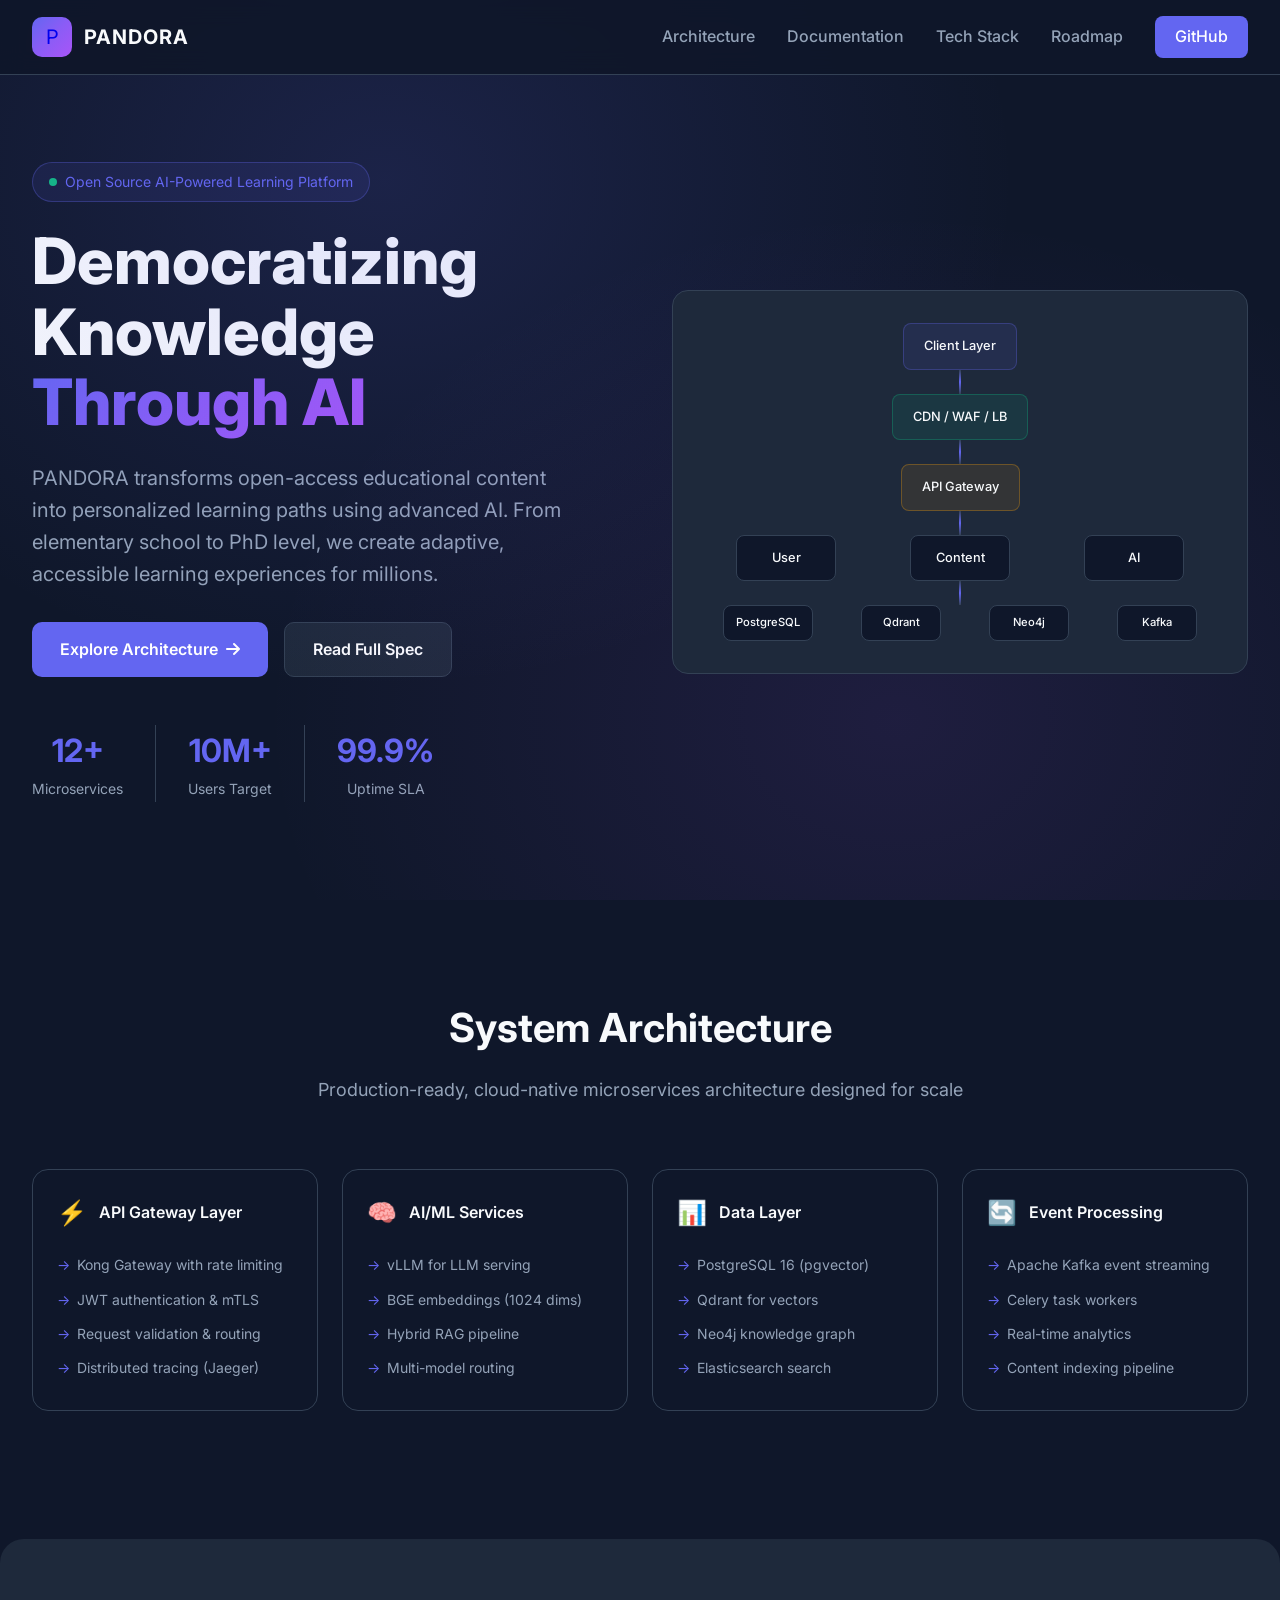
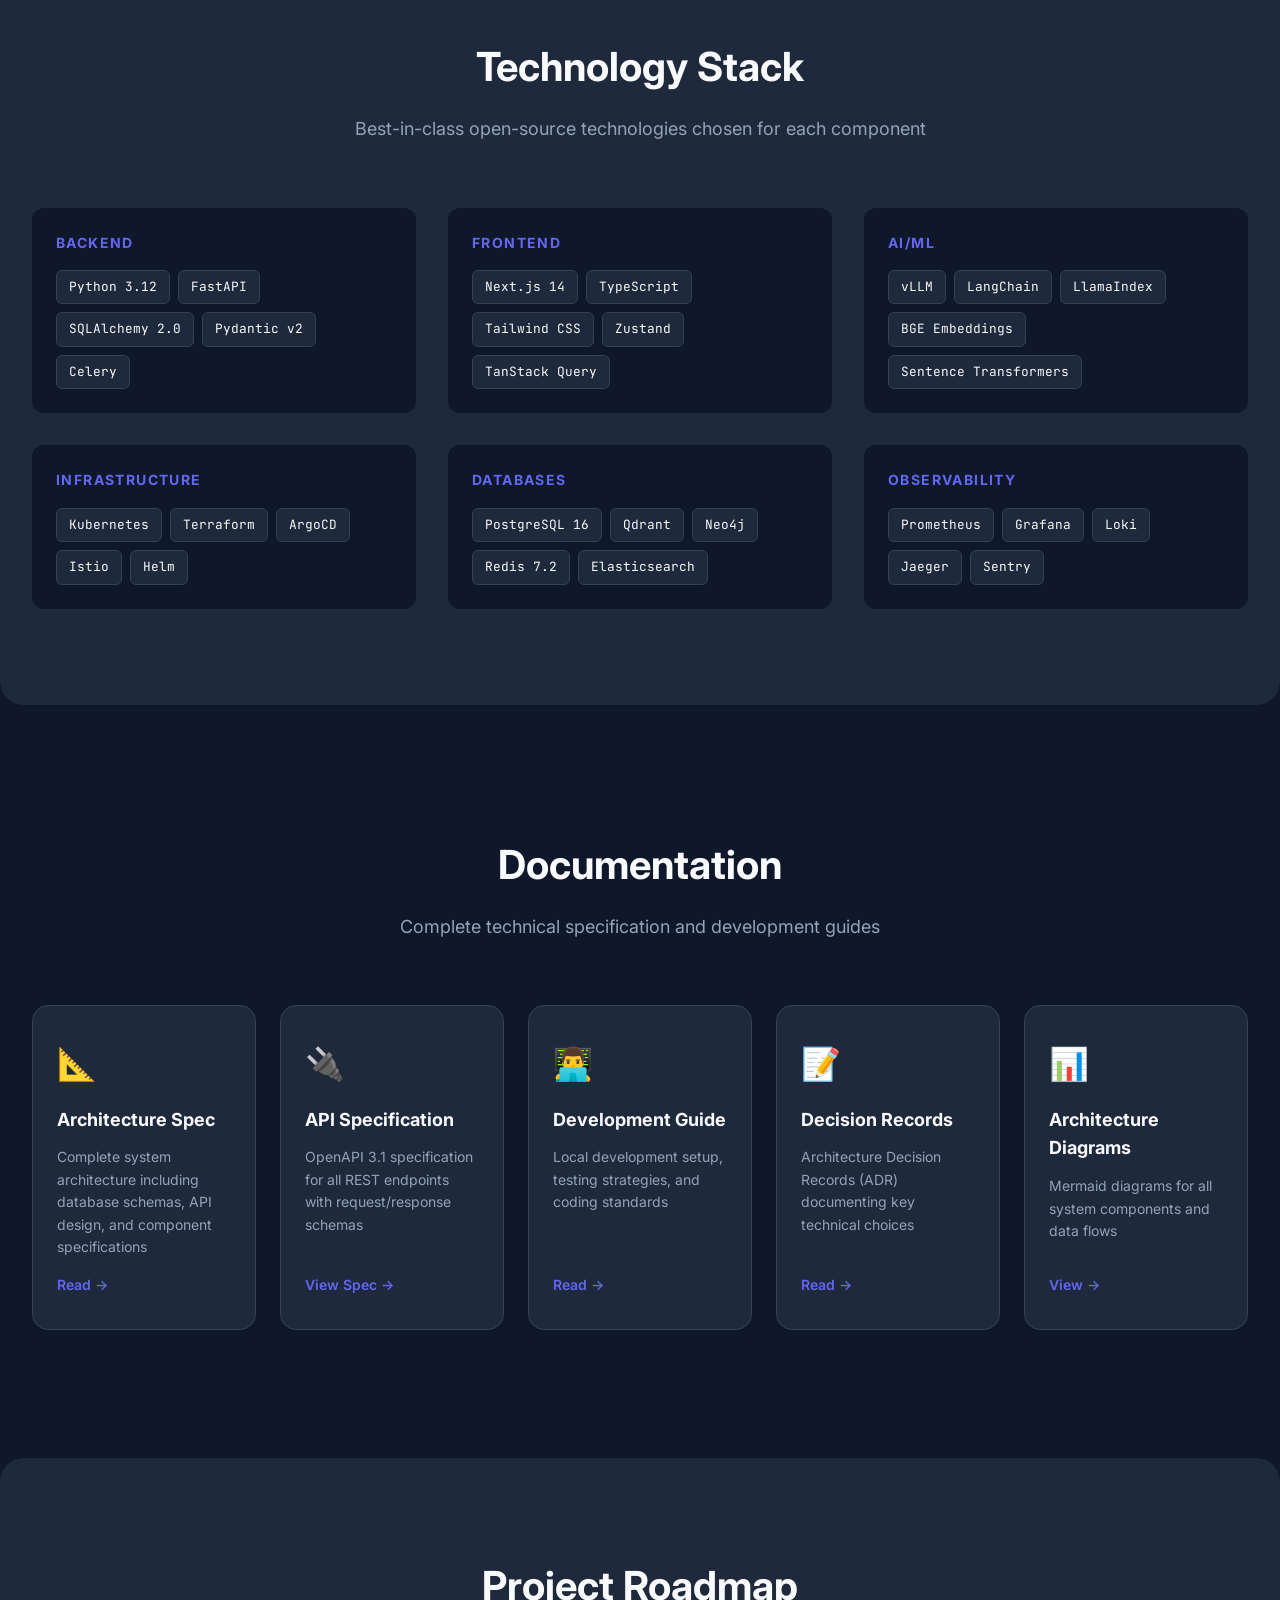
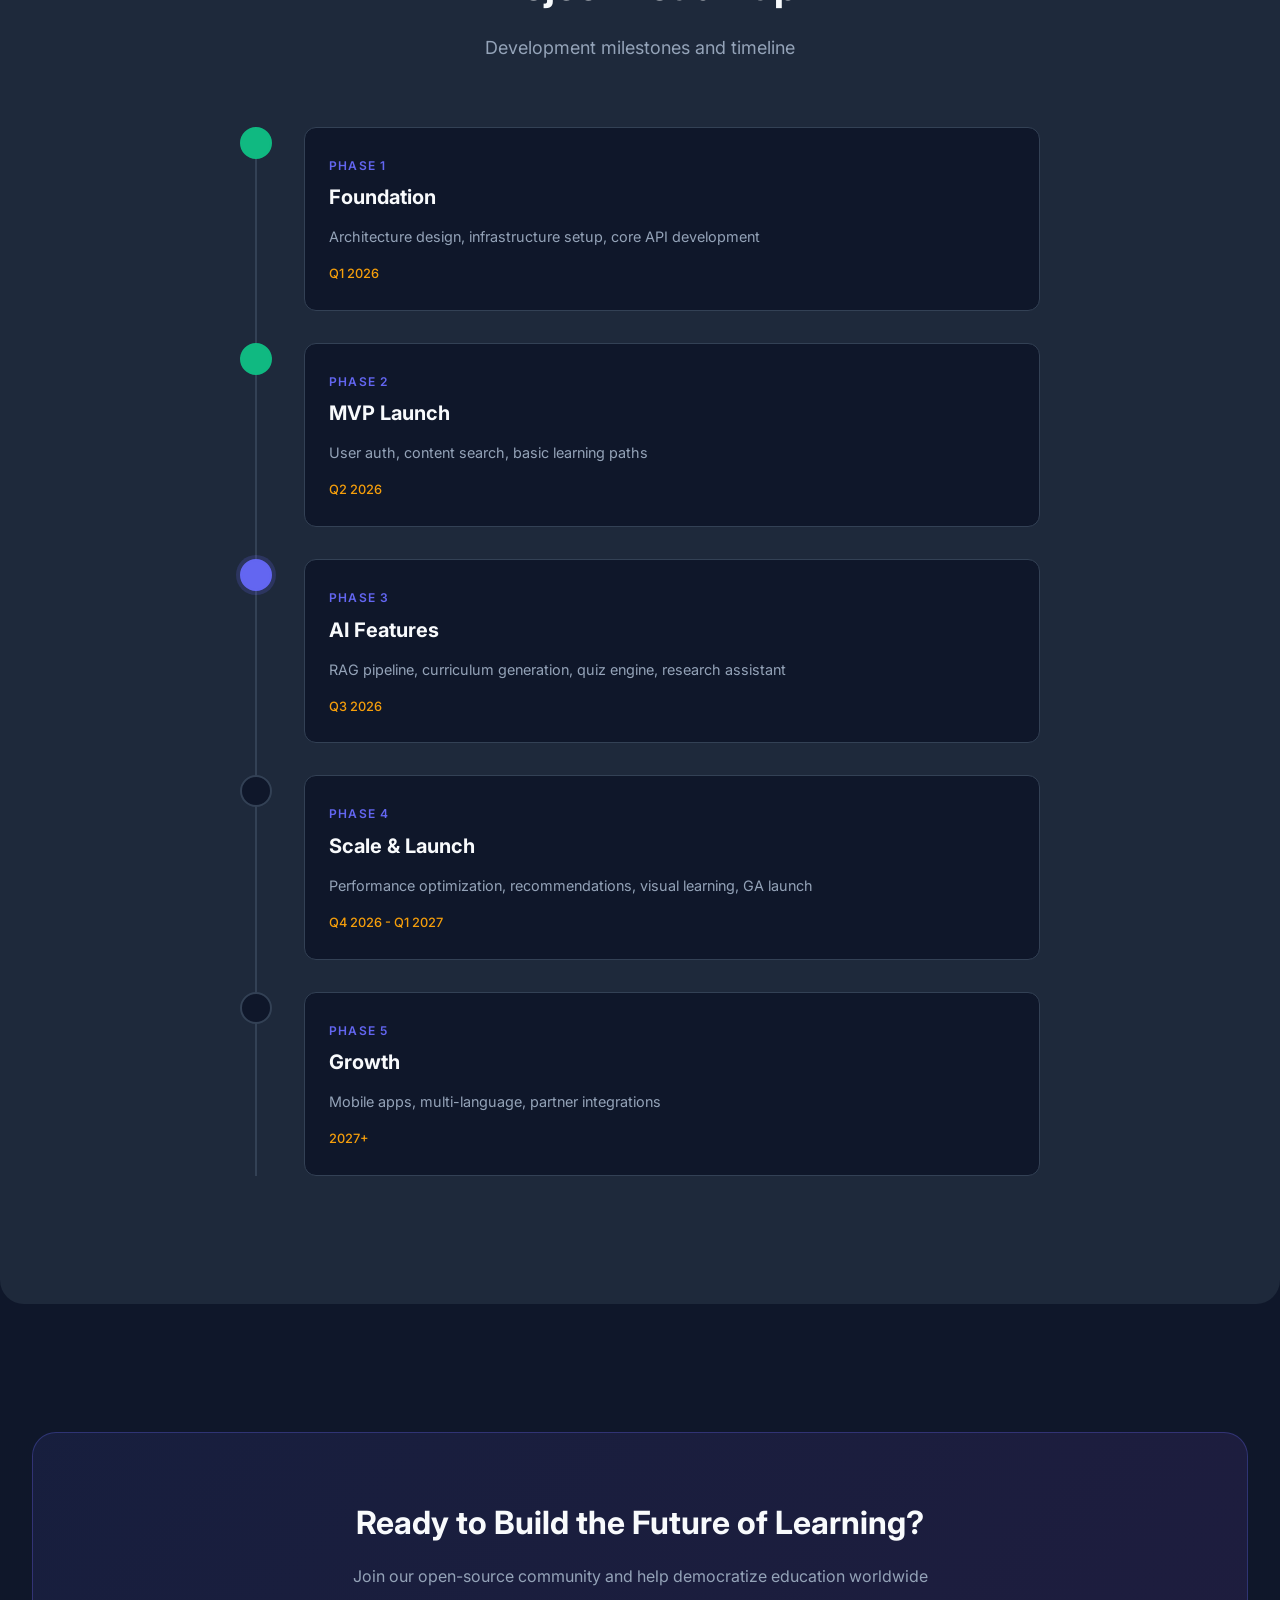
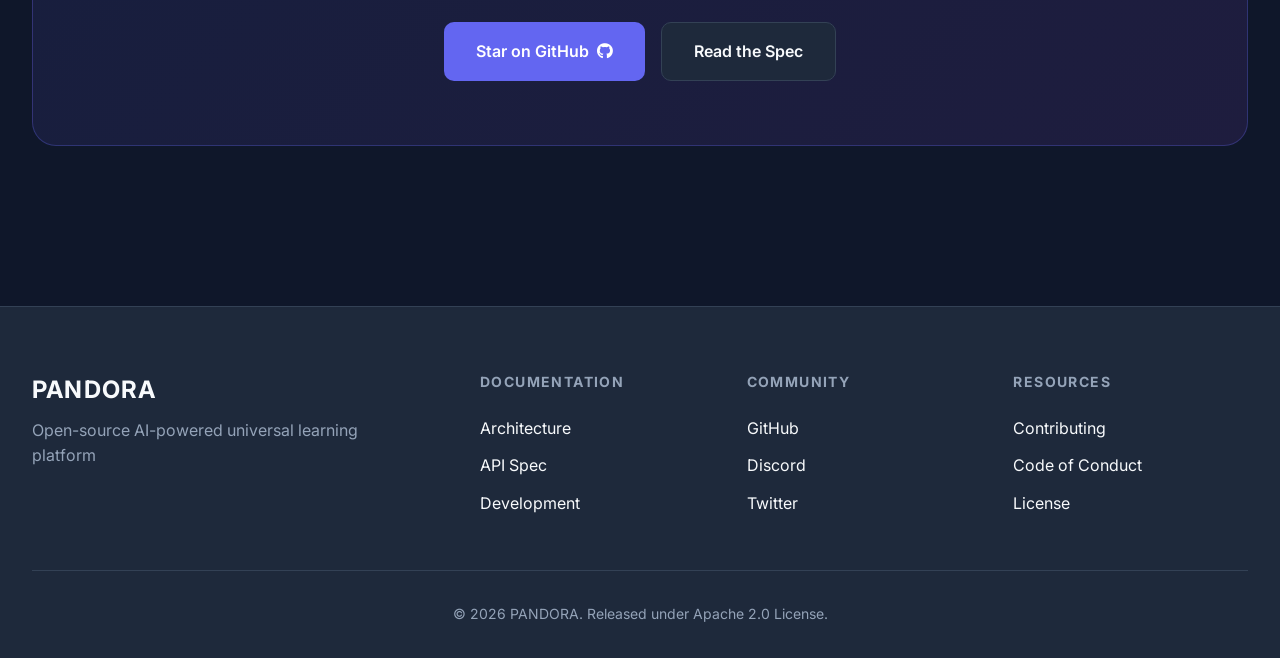
<file: pandora.html>
<!DOCTYPE html>
<html lang="en">
<head>
    <meta charset="UTF-8">
    <meta name="viewport" content="width=device-width, initial-scale=1.0">
    <title>PANDORA - Universal Learning Platform</title>
    <link rel="stylesheet" href="https://cdnjs.cloudflare.com/ajax/libs/font-awesome/6.4.0/css/all.min.css">
    <link rel="preconnect" href="https://fonts.googleapis.com">
    <link rel="preconnect" href="https://fonts.gstatic.com" crossorigin>
    <link href="https://fonts.googleapis.com/css2?family=Inter:wght@300;400;500;600;700;800&family=JetBrains+Mono:wght@400;500&display=swap" rel="stylesheet">
    <style>
        :root {
            --primary: #6366f1;
            --primary-dark: #4f46e5;
            --secondary: #10b981;
            --accent: #f59e0b;
            --bg-dark: #0f172a;
            --bg-card: #1e293b;
            --text-primary: #f8fafc;
            --text-secondary: #94a3b8;
            --border: #334155;
            --gradient: linear-gradient(135deg, #6366f1 0%, #8b5cf6 50%, #a855f7 100%);
        }

        * {
            margin: 0;
            padding: 0;
            box-sizing: border-box;
        }

        body {
            font-family: 'Inter', -apple-system, BlinkMacSystemFont, sans-serif;
            background: var(--bg-dark);
            color: var(--text-primary);
            line-height: 1.6;
        }

        .navbar {
            position: fixed;
            top: 0;
            left: 0;
            right: 0;
            z-index: 100;
            background: rgba(15, 23, 42, 0.9);
            backdrop-filter: blur(12px);
            border-bottom: 1px solid var(--border);
        }

        .nav-container {
            max-width: 1400px;
            margin: 0 auto;
            padding: 1rem 2rem;
            display: flex;
            justify-content: space-between;
            align-items: center;
        }

        .nav-brand {
            display: flex;
            align-items: center;
            gap: 0.75rem;
            text-decoration: none;
        }

        .logo-icon {
            width: 40px;
            height: 40px;
            background: var(--gradient);
            border-radius: 10px;
            display: flex;
            align-items: center;
            justify-content: center;
            font-size: 1.25rem;
        }

        .logo-text {
            font-weight: 700;
            font-size: 1.25rem;
            color: var(--text-primary);
            letter-spacing: 0.05em;
        }

        .nav-links {
            display: flex;
            align-items: center;
            gap: 2rem;
        }

        .nav-links a {
            color: var(--text-secondary);
            text-decoration: none;
            font-weight: 500;
            transition: color 0.2s;
        }

        .nav-links a:hover {
            color: var(--text-primary);
        }

        .nav-btn {
            background: var(--primary);
            color: white !important;
            padding: 0.5rem 1.25rem;
            border-radius: 8px;
            transition: background 0.2s;
        }

        .nav-btn:hover {
            background: var(--primary-dark);
        }

        .hero {
            min-height: 100vh;
            display: flex;
            align-items: center;
            padding: 8rem 2rem 4rem;
            position: relative;
            overflow: hidden;
        }

        .hero::before {
            content: '';
            position: absolute;
            top: 0;
            left: 0;
            right: 0;
            bottom: 0;
            background: radial-gradient(ellipse at 30% 20%, rgba(99, 102, 241, 0.15) 0%, transparent 50%),
                        radial-gradient(ellipse at 70% 80%, rgba(168, 85, 247, 0.1) 0%, transparent 50%);
            pointer-events: none;
        }

        .hero-content {
            max-width: 1400px;
            margin: 0 auto;
            display: grid;
            grid-template-columns: 1fr 1fr;
            gap: 4rem;
            align-items: center;
        }

        .hero-badge {
            display: inline-flex;
            align-items: center;
            gap: 0.5rem;
            background: rgba(99, 102, 241, 0.1);
            border: 1px solid rgba(99, 102, 241, 0.3);
            padding: 0.5rem 1rem;
            border-radius: 100px;
            font-size: 0.875rem;
            color: var(--primary);
            margin-bottom: 1.5rem;
        }

        .badge-dot {
            width: 8px;
            height: 8px;
            background: var(--secondary);
            border-radius: 50%;
            animation: pulse 2s infinite;
        }

        @keyframes pulse {
            0%, 100% { opacity: 1; }
            50% { opacity: 0.5; }
        }

        .hero-title {
            font-size: 4rem;
            font-weight: 800;
            line-height: 1.1;
            margin-bottom: 1.5rem;
        }

        .gradient-text {
            background: var(--gradient);
            -webkit-background-clip: text;
            -webkit-text-fill-color: transparent;
            background-clip: text;
        }

        .hero-description {
            font-size: 1.25rem;
            color: var(--text-secondary);
            margin-bottom: 2rem;
            max-width: 540px;
        }

        .hero-actions {
            display: flex;
            gap: 1rem;
            margin-bottom: 3rem;
        }

        .btn {
            display: inline-flex;
            align-items: center;
            gap: 0.5rem;
            padding: 0.875rem 1.75rem;
            border-radius: 10px;
            font-weight: 600;
            text-decoration: none;
            transition: all 0.2s;
        }

        .btn-primary {
            background: var(--primary);
            color: white;
        }

        .btn-primary:hover {
            background: var(--primary-dark);
            transform: translateY(-2px);
        }

        .btn-secondary {
            background: var(--bg-card);
            color: var(--text-primary);
            border: 1px solid var(--border);
        }

        .btn-secondary:hover {
            border-color: var(--primary);
        }

        .btn svg {
            width: 18px;
            height: 18px;
        }

        .hero-stats {
            display: flex;
            gap: 2rem;
        }

        .stat {
            text-align: center;
        }

        .stat-value {
            display: block;
            font-size: 2rem;
            font-weight: 700;
            color: var(--primary);
        }

        .stat-label {
            font-size: 0.875rem;
            color: var(--text-secondary);
        }

        .stat-divider {
            width: 1px;
            background: var(--border);
        }

        .hero-visual {
            position: relative;
        }

        .architecture-diagram {
            background: var(--bg-card);
            border: 1px solid var(--border);
            border-radius: 16px;
            padding: 2rem;
            position: relative;
        }

        .arch-layer {
            display: flex;
            justify-content: center;
            gap: 0.75rem;
            flex-wrap: wrap;
        }

        .arch-node {
            background: var(--bg-dark);
            border: 1px solid var(--border);
            padding: 0.75rem 1.25rem;
            border-radius: 8px;
            font-size: 0.8rem;
            font-weight: 500;
            text-align: center;
            min-width: 100px;
        }

        .arch-node.client {
            background: rgba(99, 102, 241, 0.1);
            border-color: rgba(99, 102, 241, 0.3);
        }

        .arch-node.edge {
            background: rgba(16, 185, 129, 0.1);
            border-color: rgba(16, 185, 129, 0.3);
        }

        .arch-node.gateway {
            background: rgba(245, 158, 11, 0.1);
            border-color: rgba(245, 158, 11, 0.3);
        }

        .arch-node.small {
            font-size: 0.7rem;
            padding: 0.5rem 0.75rem;
            min-width: 80px;
        }

        .flex-3 {
            justify-content: space-around;
        }

        .flex-4 {
            justify-content: space-around;
        }

        .arch-connector {
            height: 24px;
            display: flex;
            align-items: center;
            justify-content: center;
        }

        .arch-connector::before {
            content: '';
            width: 2px;
            height: 100%;
            background: linear-gradient(to bottom, var(--border), var(--primary), var(--border));
        }

        .section {
            padding: 6rem 2rem;
            max-width: 1400px;
            margin: 0 auto;
        }

        .section-dark {
            background: var(--bg-card);
            border-radius: 24px;
            margin: 2rem auto;
            max-width: 1360px;
        }

        .section-header {
            text-align: center;
            margin-bottom: 4rem;
        }

        .section-header h2 {
            font-size: 2.5rem;
            font-weight: 700;
            margin-bottom: 1rem;
        }

        .section-header p {
            color: var(--text-secondary);
            font-size: 1.125rem;
        }

        .arch-grid {
            display: grid;
            grid-template-columns: repeat(4, 1fr);
            gap: 1.5rem;
        }

        .arch-card {
            background: var(--bg-dark);
            border: 1px solid var(--border);
            border-radius: 16px;
            padding: 1.5rem;
            transition: all 0.3s;
        }

        .arch-card:hover {
            border-color: var(--primary);
            transform: translateY(-4px);
        }

        .arch-card-header {
            display: flex;
            align-items: center;
            gap: 0.75rem;
            margin-bottom: 1rem;
        }

        .arch-icon {
            font-size: 1.5rem;
        }

        .arch-card-header h3 {
            font-size: 1rem;
            font-weight: 600;
        }

        .arch-features {
            list-style: none;
        }

        .arch-features li {
            font-size: 0.875rem;
            color: var(--text-secondary);
            padding: 0.375rem 0;
            padding-left: 1.25rem;
            position: relative;
        }

        .arch-features li::before {
            content: '→';
            position: absolute;
            left: 0;
            color: var(--primary);
        }

        .stack-grid {
            display: grid;
            grid-template-columns: repeat(3, 1fr);
            gap: 2rem;
        }

        .stack-category {
            background: var(--bg-dark);
            border-radius: 12px;
            padding: 1.5rem;
        }

        .stack-category h4 {
            font-size: 0.875rem;
            text-transform: uppercase;
            letter-spacing: 0.1em;
            color: var(--primary);
            margin-bottom: 1rem;
        }

        .stack-items {
            display: flex;
            flex-wrap: wrap;
            gap: 0.5rem;
        }

        .stack-item {
            background: var(--bg-card);
            border: 1px solid var(--border);
            padding: 0.375rem 0.75rem;
            border-radius: 6px;
            font-size: 0.8rem;
            font-family: 'JetBrains Mono', monospace;
        }

        .docs-grid {
            display: grid;
            grid-template-columns: repeat(5, 1fr);
            gap: 1.5rem;
        }

        .doc-card {
            background: var(--bg-card);
            border: 1px solid var(--border);
            border-radius: 16px;
            padding: 2rem 1.5rem;
            text-decoration: none;
            color: inherit;
            transition: all 0.3s;
            display: flex;
            flex-direction: column;
        }

        .doc-card:hover {
            border-color: var(--primary);
            transform: translateY(-4px);
        }

        .doc-icon {
            font-size: 2rem;
            margin-bottom: 1rem;
        }

        .doc-card h3 {
            font-size: 1.125rem;
            margin-bottom: 0.75rem;
        }

        .doc-card p {
            font-size: 0.875rem;
            color: var(--text-secondary);
            flex-grow: 1;
            margin-bottom: 1rem;
        }

        .doc-link {
            color: var(--primary);
            font-weight: 600;
            font-size: 0.875rem;
        }

        .roadmap {
            position: relative;
            max-width: 800px;
            margin: 0 auto;
        }

        .roadmap::before {
            content: '';
            position: absolute;
            left: 15px;
            top: 0;
            bottom: 0;
            width: 2px;
            background: var(--border);
        }

        .roadmap-item {
            display: flex;
            gap: 2rem;
            margin-bottom: 2rem;
            position: relative;
        }

        .roadmap-marker {
            width: 32px;
            height: 32px;
            border-radius: 50%;
            background: var(--bg-dark);
            border: 2px solid var(--border);
            flex-shrink: 0;
            z-index: 1;
        }

        .roadmap-marker.done {
            background: var(--secondary);
            border-color: var(--secondary);
        }

        .roadmap-marker.current {
            background: var(--primary);
            border-color: var(--primary);
            box-shadow: 0 0 0 4px rgba(99, 102, 241, 0.2);
        }

        .roadmap-content {
            flex-grow: 1;
            background: var(--bg-dark);
            border: 1px solid var(--border);
            border-radius: 12px;
            padding: 1.5rem;
        }

        .roadmap-phase {
            font-size: 0.75rem;
            text-transform: uppercase;
            letter-spacing: 0.1em;
            color: var(--primary);
            font-weight: 600;
        }

        .roadmap-content h4 {
            font-size: 1.25rem;
            margin: 0.25rem 0 0.75rem;
        }

        .roadmap-content p {
            color: var(--text-secondary);
            font-size: 0.9rem;
            margin-bottom: 0.75rem;
        }

        .roadmap-date {
            font-size: 0.8rem;
            color: var(--accent);
            font-weight: 500;
        }

        .cta-box {
            text-align: center;
            background: linear-gradient(135deg, rgba(99, 102, 241, 0.1) 0%, rgba(168, 85, 247, 0.1) 100%);
            border: 1px solid rgba(99, 102, 241, 0.3);
            border-radius: 24px;
            padding: 4rem 2rem;
        }

        .cta-box h2 {
            font-size: 2rem;
            margin-bottom: 1rem;
        }

        .cta-box p {
            color: var(--text-secondary);
            margin-bottom: 2rem;
        }

        .cta-actions {
            display: flex;
            justify-content: center;
            gap: 1rem;
        }

        .btn-large {
            padding: 1rem 2rem;
            font-size: 1rem;
        }

        .footer {
            background: var(--bg-card);
            border-top: 1px solid var(--border);
            padding: 4rem 2rem 2rem;
            margin-top: 4rem;
        }

        .footer-content {
            max-width: 1400px;
            margin: 0 auto;
            display: grid;
            grid-template-columns: 1fr 2fr;
            gap: 4rem;
        }

        .footer-brand .logo-text {
            font-size: 1.5rem;
            display: block;
            margin-bottom: 0.5rem;
        }

        .footer-brand p {
            color: var(--text-secondary);
        }

        .footer-links {
            display: grid;
            grid-template-columns: repeat(3, 1fr);
            gap: 2rem;
        }

        .footer-col h4 {
            font-size: 0.875rem;
            text-transform: uppercase;
            letter-spacing: 0.1em;
            margin-bottom: 1rem;
            color: var(--text-secondary);
        }

        .footer-col a {
            display: block;
            color: var(--text-primary);
            text-decoration: none;
            padding: 0.375rem 0;
            transition: color 0.2s;
        }

        .footer-col a:hover {
            color: var(--primary);
        }

        .footer-bottom {
            max-width: 1400px;
            margin: 3rem auto 0;
            padding-top: 2rem;
            border-top: 1px solid var(--border);
            text-align: center;
            color: var(--text-secondary);
            font-size: 0.875rem;
        }

        @media (max-width: 1200px) {
            .arch-grid {
                grid-template-columns: repeat(2, 1fr);
            }
            .docs-grid {
                grid-template-columns: repeat(2, 1fr);
            }
            .stack-grid {
                grid-template-columns: repeat(2, 1fr);
            }
        }

        @media (max-width: 768px) {
            .hero-content {
                grid-template-columns: 1fr;
            }
            .hero-title {
                font-size: 2.5rem;
            }
            .nav-links {
                display: none;
            }
            .arch-grid, .stack-grid {
                grid-template-columns: 1fr;
            }
            .docs-grid {
                grid-template-columns: 1fr;
            }
            .footer-content {
                grid-template-columns: 1fr;
            }
            .footer-links {
                grid-template-columns: 1fr;
            }
        }
    </style>
</head>
<body>
    <nav class="navbar">
        <div class="nav-container">
            <a href="#" class="nav-brand">
                <div class="logo-icon">P</div>
                <span class="logo-text">PANDORA</span>
            </a>
            <div class="nav-links">
                <a href="#architecture">Architecture</a>
                <a href="#docs">Documentation</a>
                <a href="#stack">Tech Stack</a>
                <a href="#roadmap">Roadmap</a>
                <a href="https://github.com/pandora/platform" class="nav-btn">GitHub</a>
            </div>
        </div>
    </nav>

    <header class="hero">
        <div class="hero-content">
            <div class="hero-text">
                <div class="hero-badge">
                    <span class="badge-dot"></span>
                    Open Source AI-Powered Learning Platform
                </div>
                <h1 class="hero-title">
                    Democratizing Knowledge<br>
                    <span class="gradient-text">Through AI</span>
                </h1>
                <p class="hero-description">
                    PANDORA transforms open-access educational content into personalized learning paths 
                    using advanced AI. From elementary school to PhD level, we create adaptive, 
                    accessible learning experiences for millions.
                </p>
                <div class="hero-actions">
                    <a href="#architecture" class="btn btn-primary">
                        <span>Explore Architecture</span>
                        <i class="fas fa-arrow-right"></i>
                    </a>
                    <a href="PANDORA_ARCHITECTURE.md" class="btn btn-secondary">
                        <span>Read Full Spec</span>
                    </a>
                </div>
                <div class="hero-stats">
                    <div class="stat">
                        <span class="stat-value">12+</span>
                        <span class="stat-label">Microservices</span>
                    </div>
                    <div class="stat-divider"></div>
                    <div class="stat">
                        <span class="stat-value">10M+</span>
                        <span class="stat-label">Users Target</span>
                    </div>
                    <div class="stat-divider"></div>
                    <div class="stat">
                        <span class="stat-value">99.9%</span>
                        <span class="stat-label">Uptime SLA</span>
                    </div>
                </div>
            </div>
            <div class="hero-visual">
                <div class="architecture-diagram">
                    <div class="arch-layer">
                        <div class="arch-node client">Client Layer</div>
                    </div>
                    <div class="arch-connector"></div>
                    <div class="arch-layer">
                        <div class="arch-node edge">CDN / WAF / LB</div>
                    </div>
                    <div class="arch-connector"></div>
                    <div class="arch-layer">
                        <div class="arch-node gateway">API Gateway</div>
                    </div>
                    <div class="arch-connector"></div>
                    <div class="arch-layer flex-3">
                        <div class="arch-node">User</div>
                        <div class="arch-node">Content</div>
                        <div class="arch-node">AI</div>
                    </div>
                    <div class="arch-connector"></div>
                    <div class="arch-layer flex-4">
                        <div class="arch-node small">PostgreSQL</div>
                        <div class="arch-node small">Qdrant</div>
                        <div class="arch-node small">Neo4j</div>
                        <div class="arch-node small">Kafka</div>
                    </div>
                </div>
            </div>
        </div>
    </header>

    <section id="architecture" class="section">
        <div class="section-header">
            <h2>System Architecture</h2>
            <p>Production-ready, cloud-native microservices architecture designed for scale</p>
        </div>
        <div class="arch-grid">
            <div class="arch-card">
                <div class="arch-card-header">
                    <span class="arch-icon">⚡</span>
                    <h3>API Gateway Layer</h3>
                </div>
                <ul class="arch-features">
                    <li>Kong Gateway with rate limiting</li>
                    <li>JWT authentication & mTLS</li>
                    <li>Request validation & routing</li>
                    <li>Distributed tracing (Jaeger)</li>
                </ul>
            </div>
            <div class="arch-card">
                <div class="arch-card-header">
                    <span class="arch-icon">🧠</span>
                    <h3>AI/ML Services</h3>
                </div>
                <ul class="arch-features">
                    <li>vLLM for LLM serving</li>
                    <li>BGE embeddings (1024 dims)</li>
                    <li>Hybrid RAG pipeline</li>
                    <li>Multi-model routing</li>
                </ul>
            </div>
            <div class="arch-card">
                <div class="arch-card-header">
                    <span class="arch-icon">📊</span>
                    <h3>Data Layer</h3>
                </div>
                <ul class="arch-features">
                    <li>PostgreSQL 16 (pgvector)</li>
                    <li>Qdrant for vectors</li>
                    <li>Neo4j knowledge graph</li>
                    <li>Elasticsearch search</li>
                </ul>
            </div>
            <div class="arch-card">
                <div class="arch-card-header">
                    <span class="arch-icon">🔄</span>
                    <h3>Event Processing</h3>
                </div>
                <ul class="arch-features">
                    <li>Apache Kafka event streaming</li>
                    <li>Celery task workers</li>
                    <li>Real-time analytics</li>
                    <li>Content indexing pipeline</li>
                </ul>
            </div>
        </div>
    </section>

    <section id="stack" class="section section-dark">
        <div class="section-header">
            <h2>Technology Stack</h2>
            <p>Best-in-class open-source technologies chosen for each component</p>
        </div>
        <div class="stack-grid">
            <div class="stack-category">
                <h4>Backend</h4>
                <div class="stack-items">
                    <span class="stack-item">Python 3.12</span>
                    <span class="stack-item">FastAPI</span>
                    <span class="stack-item">SQLAlchemy 2.0</span>
                    <span class="stack-item">Pydantic v2</span>
                    <span class="stack-item">Celery</span>
                </div>
            </div>
            <div class="stack-category">
                <h4>Frontend</h4>
                <div class="stack-items">
                    <span class="stack-item">Next.js 14</span>
                    <span class="stack-item">TypeScript</span>
                    <span class="stack-item">Tailwind CSS</span>
                    <span class="stack-item">Zustand</span>
                    <span class="stack-item">TanStack Query</span>
                </div>
            </div>
            <div class="stack-category">
                <h4>AI/ML</h4>
                <div class="stack-items">
                    <span class="stack-item">vLLM</span>
                    <span class="stack-item">LangChain</span>
                    <span class="stack-item">LlamaIndex</span>
                    <span class="stack-item">BGE Embeddings</span>
                    <span class="stack-item">Sentence Transformers</span>
                </div>
            </div>
            <div class="stack-category">
                <h4>Infrastructure</h4>
                <div class="stack-items">
                    <span class="stack-item">Kubernetes</span>
                    <span class="stack-item">Terraform</span>
                    <span class="stack-item">ArgoCD</span>
                    <span class="stack-item">Istio</span>
                    <span class="stack-item">Helm</span>
                </div>
            </div>
            <div class="stack-category">
                <h4>Databases</h4>
                <div class="stack-items">
                    <span class="stack-item">PostgreSQL 16</span>
                    <span class="stack-item">Qdrant</span>
                    <span class="stack-item">Neo4j</span>
                    <span class="stack-item">Redis 7.2</span>
                    <span class="stack-item">Elasticsearch</span>
                </div>
            </div>
            <div class="stack-category">
                <h4>Observability</h4>
                <div class="stack-items">
                    <span class="stack-item">Prometheus</span>
                    <span class="stack-item">Grafana</span>
                    <span class="stack-item">Loki</span>
                    <span class="stack-item">Jaeger</span>
                    <span class="stack-item">Sentry</span>
                </div>
            </div>
        </div>
    </section>

    <section id="docs" class="section">
        <div class="section-header">
            <h2>Documentation</h2>
            <p>Complete technical specification and development guides</p>
        </div>
        <div class="docs-grid">
            <a href="PANDORA_ARCHITECTURE.md" class="doc-card">
                <span class="doc-icon">📐</span>
                <h3>Architecture Spec</h3>
                <p>Complete system architecture including database schemas, API design, and component specifications</p>
                <span class="doc-link">Read →</span>
            </a>
            <a href="api-spec.yaml" class="doc-card">
                <span class="doc-icon">🔌</span>
                <h3>API Specification</h3>
                <p>OpenAPI 3.1 specification for all REST endpoints with request/response schemas</p>
                <span class="doc-link">View Spec →</span>
            </a>
            <a href="DEVELOPMENT_GUIDE.md" class="doc-card">
                <span class="doc-icon">👨‍💻</span>
                <h3>Development Guide</h3>
                <p>Local development setup, testing strategies, and coding standards</p>
                <span class="doc-link">Read →</span>
            </a>
            <a href="ARCHITECTURE_DECISIONS.md" class="doc-card">
                <span class="doc-icon">📝</span>
                <h3>Decision Records</h3>
                <p>Architecture Decision Records (ADR) documenting key technical choices</p>
                <span class="doc-link">Read →</span>
            </a>
            <a href="DIAGRAMS.md" class="doc-card">
                <span class="doc-icon">📊</span>
                <h3>Architecture Diagrams</h3>
                <p>Mermaid diagrams for all system components and data flows</p>
                <span class="doc-link">View →</span>
            </a>
        </div>
    </section>

    <section id="roadmap" class="section section-dark">
        <div class="section-header">
            <h2>Project Roadmap</h2>
            <p>Development milestones and timeline</p>
        </div>
        <div class="roadmap">
            <div class="roadmap-item">
                <div class="roadmap-marker done"></div>
                <div class="roadmap-content">
                    <span class="roadmap-phase">Phase 1</span>
                    <h4>Foundation</h4>
                    <p>Architecture design, infrastructure setup, core API development</p>
                    <span class="roadmap-date">Q1 2026</span>
                </div>
            </div>
            <div class="roadmap-item">
                <div class="roadmap-marker done"></div>
                <div class="roadmap-content">
                    <span class="roadmap-phase">Phase 2</span>
                    <h4>MVP Launch</h4>
                    <p>User auth, content search, basic learning paths</p>
                    <span class="roadmap-date">Q2 2026</span>
                </div>
            </div>
            <div class="roadmap-item">
                <div class="roadmap-marker current"></div>
                <div class="roadmap-content">
                    <span class="roadmap-phase">Phase 3</span>
                    <h4>AI Features</h4>
                    <p>RAG pipeline, curriculum generation, quiz engine, research assistant</p>
                    <span class="roadmap-date">Q3 2026</span>
                </div>
            </div>
            <div class="roadmap-item">
                <div class="roadmap-marker"></div>
                <div class="roadmap-content">
                    <span class="roadmap-phase">Phase 4</span>
                    <h4>Scale & Launch</h4>
                    <p>Performance optimization, recommendations, visual learning, GA launch</p>
                    <span class="roadmap-date">Q4 2026 - Q1 2027</span>
                </div>
            </div>
            <div class="roadmap-item">
                <div class="roadmap-marker"></div>
                <div class="roadmap-content">
                    <span class="roadmap-phase">Phase 5</span>
                    <h4>Growth</h4>
                    <p>Mobile apps, multi-language, partner integrations</p>
                    <span class="roadmap-date">2027+</span>
                </div>
            </div>
        </div>
    </section>

    <section class="section">
        <div class="cta-box">
            <h2>Ready to Build the Future of Learning?</h2>
            <p>Join our open-source community and help democratize education worldwide</p>
            <div class="cta-actions">
                <a href="https://github.com/pandora/platform" class="btn btn-primary btn-large">
                    <span>Star on GitHub</span>
                    <i class="fab fa-github"></i>
                </a>
                <a href="PANDORA_ARCHITECTURE.md" class="btn btn-secondary btn-large">
                    <span>Read the Spec</span>
                </a>
            </div>
        </div>
    </section>

    <footer class="footer">
        <div class="footer-content">
            <div class="footer-brand">
                <span class="logo-text">PANDORA</span>
                <p>Open-source AI-powered universal learning platform</p>
            </div>
            <div class="footer-links">
                <div class="footer-col">
                    <h4>Documentation</h4>
                    <a href="PANDORA_ARCHITECTURE.md">Architecture</a>
                    <a href="api-spec.yaml">API Spec</a>
                    <a href="DEVELOPMENT_GUIDE.md">Development</a>
                </div>
                <div class="footer-col">
                    <h4>Community</h4>
                    <a href="#">GitHub</a>
                    <a href="#">Discord</a>
                    <a href="#">Twitter</a>
                </div>
                <div class="footer-col">
                    <h4>Resources</h4>
                    <a href="#">Contributing</a>
                    <a href="#">Code of Conduct</a>
                    <a href="#">License</a>
                </div>
            </div>
        </div>
        <div class="footer-bottom">
            <p>© 2026 PANDORA. Released under Apache 2.0 License.</p>
        </div>
    </footer>
</body>
</html>
</file>
